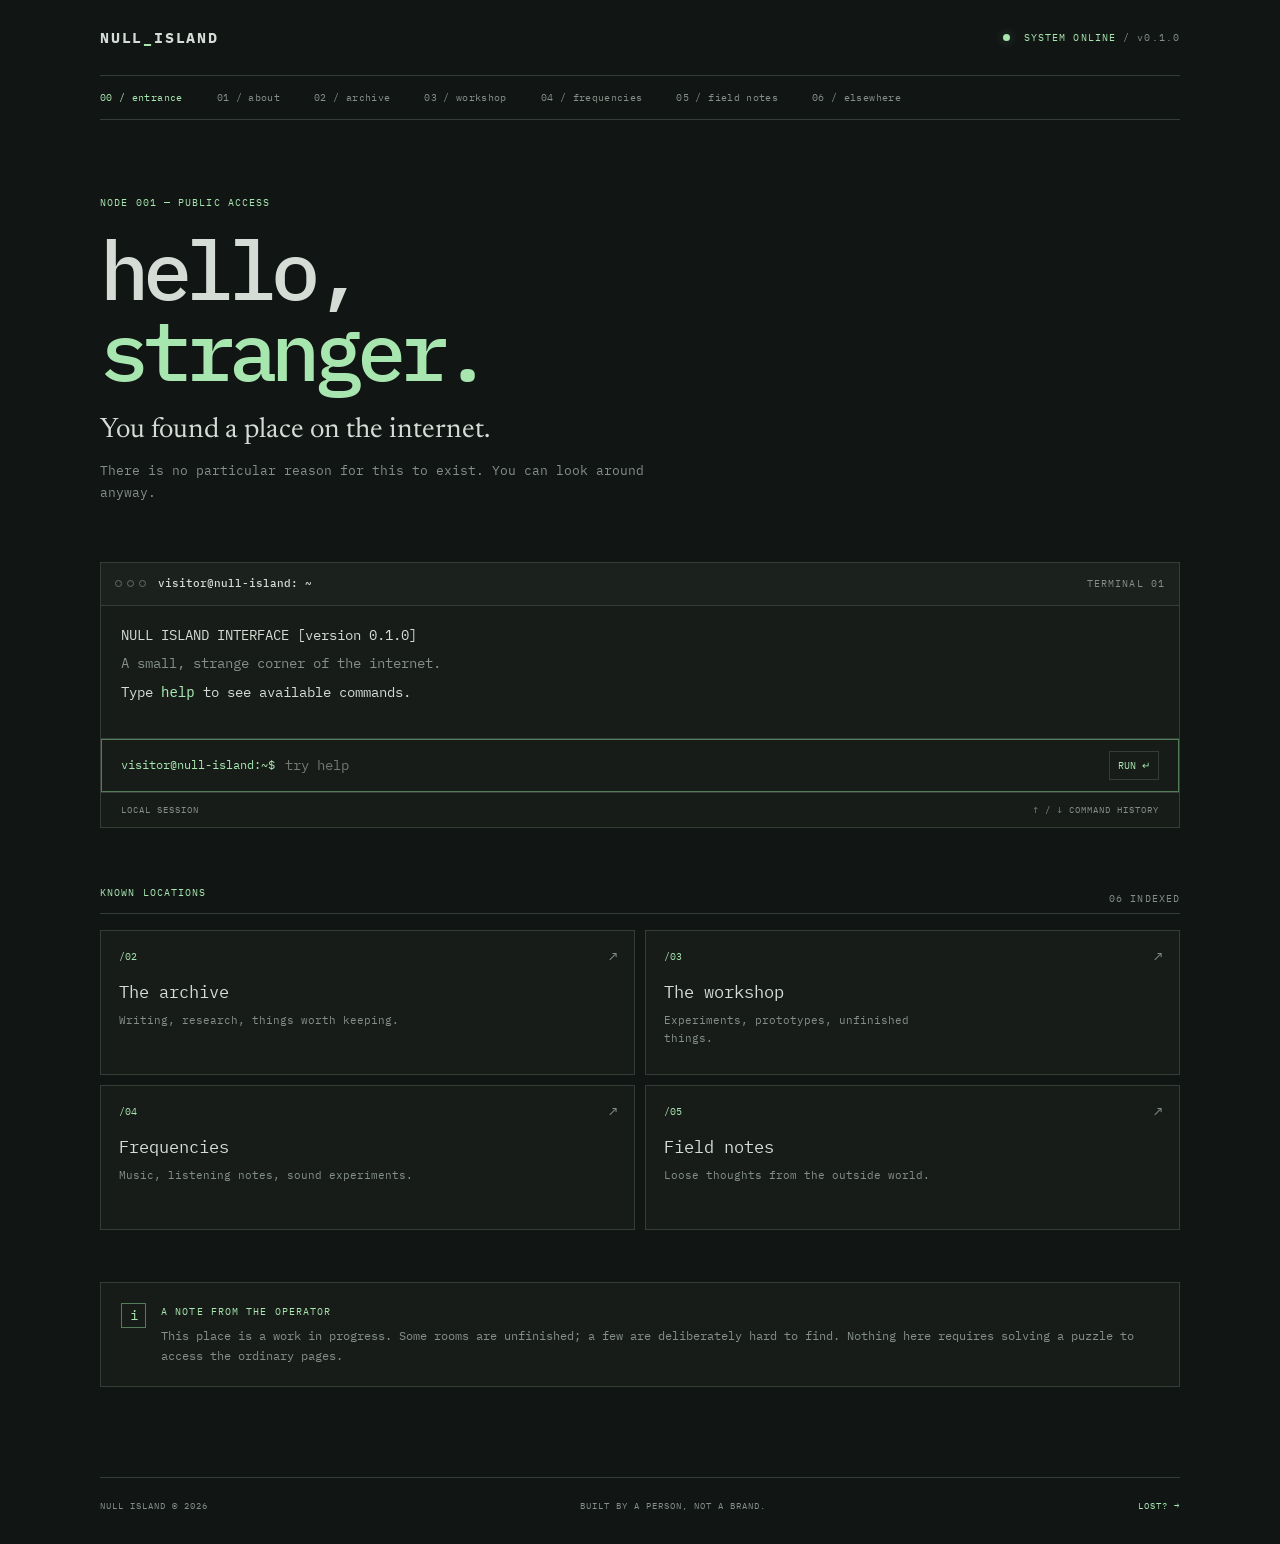
<file: index.html>
<!doctype html>
<html lang="en">
<head>
  <meta charset="utf-8">
  <meta name="viewport" content="width=device-width, initial-scale=1">
  <meta name="theme-color" content="#111514">
  <meta name="description" content="A small, strange corner of the internet.">
  <title>NULL ISLAND — entrance</title>
  <link rel="icon" href="favicon.svg" type="image/svg+xml">
  <link rel="stylesheet" href="css/style.css">
  <script src="js/site.js" defer></script>
  <script src="js/terminal.js" defer></script>
</head>
<body>
  <div class="site-shell">
    <header class="topbar">
      <a class="wordmark" href="index.html" aria-label="NULL ISLAND home">NULL<span>_</span>ISLAND</a>
      <div class="system-status"><span class="status-dot"></span> SYSTEM ONLINE <span class="muted">/ v0.1.0</span></div>
      <button class="menu-toggle" type="button" aria-expanded="false" aria-controls="site-nav">MENU <span>+</span></button>
    </header>

    <nav class="site-nav" id="site-nav" aria-label="Main navigation">
      <a class="active" href="index.html">00 / entrance</a>
      <a href="about.html">01 / about</a>
      <a href="archive.html">02 / archive</a>
      <a href="workshop.html">03 / workshop</a>
      <a href="frequencies.html">04 / frequencies</a>
      <a href="field-notes.html">05 / field notes</a>
      <a href="elsewhere.html">06 / elsewhere</a>
    </nav>

    <main>
      <section class="hero">
        <p class="eyebrow">NODE 001 — PUBLIC ACCESS</p>
        <h1>hello,<br><span class="accent">stranger.</span></h1>
        <p class="lede">You found a place on the internet.</p>
        <p class="quiet-copy">There is no particular reason for this to exist. You can look around anyway.</p>
      </section>

      <section class="terminal-window panel" aria-labelledby="terminal-heading">
        <div class="window-bar">
          <div class="window-lights" aria-hidden="true"><i></i><i></i><i></i></div>
          <h2 id="terminal-heading">visitor@null-island: ~</h2>
          <span class="window-label">TERMINAL 01</span>
        </div>
        <div class="terminal-output" id="terminal-output" role="log" aria-live="polite">
          <p class="terminal-line">NULL ISLAND INTERFACE [version 0.1.0]</p>
          <p class="terminal-line muted">A small, strange corner of the internet.</p>
          <p class="terminal-line">Type <code>help</code> to see available commands.</p>
        </div>
        <form class="terminal-form" id="terminal-form" autocomplete="off">
          <label class="prompt" for="terminal-input">visitor@null-island:~$</label>
          <input id="terminal-input" name="command" type="text" spellcheck="false" autocapitalize="off" aria-label="Terminal command" placeholder="try help" autofocus>
          <button type="submit" class="terminal-submit">RUN ↵</button>
        </form>
        <div class="terminal-foot"><span>LOCAL SESSION</span><span>↑ / ↓ COMMAND HISTORY</span></div>
      </section>

      <section class="section-block">
        <div class="section-heading">
          <p class="eyebrow">KNOWN LOCATIONS</p>
          <span class="micro-label">06 INDEXED</span>
        </div>
        <div class="location-grid">
          <a class="location-card" href="archive.html"><span class="card-index">/02</span><span class="card-title">The archive</span><span class="card-desc">Writing, research, things worth keeping.</span><span class="card-arrow">↗</span></a>
          <a class="location-card" href="workshop.html"><span class="card-index">/03</span><span class="card-title">The workshop</span><span class="card-desc">Experiments, prototypes, unfinished things.</span><span class="card-arrow">↗</span></a>
          <a class="location-card" href="frequencies.html"><span class="card-index">/04</span><span class="card-title">Frequencies</span><span class="card-desc">Music, listening notes, sound experiments.</span><span class="card-arrow">↗</span></a>
          <a class="location-card" href="field-notes.html"><span class="card-index">/05</span><span class="card-title">Field notes</span><span class="card-desc">Loose thoughts from the outside world.</span><span class="card-arrow">↗</span></a>
        </div>
      </section>

      <section class="notice panel">
        <span class="notice-mark">i</span>
        <div><p class="eyebrow">A NOTE FROM THE OPERATOR</p><p>This place is a work in progress. Some rooms are unfinished; a few are deliberately hard to find. Nothing here requires solving a puzzle to access the ordinary pages.</p></div>
      </section>
    </main>

    <footer class="site-footer">
      <span>NULL ISLAND © <span data-year></span></span>
      <span>BUILT BY A PERSON, NOT A BRAND.</span>
      <a href="lost.html">LOST? →</a>
    </footer>
  </div>
</body>
</html>
</file>
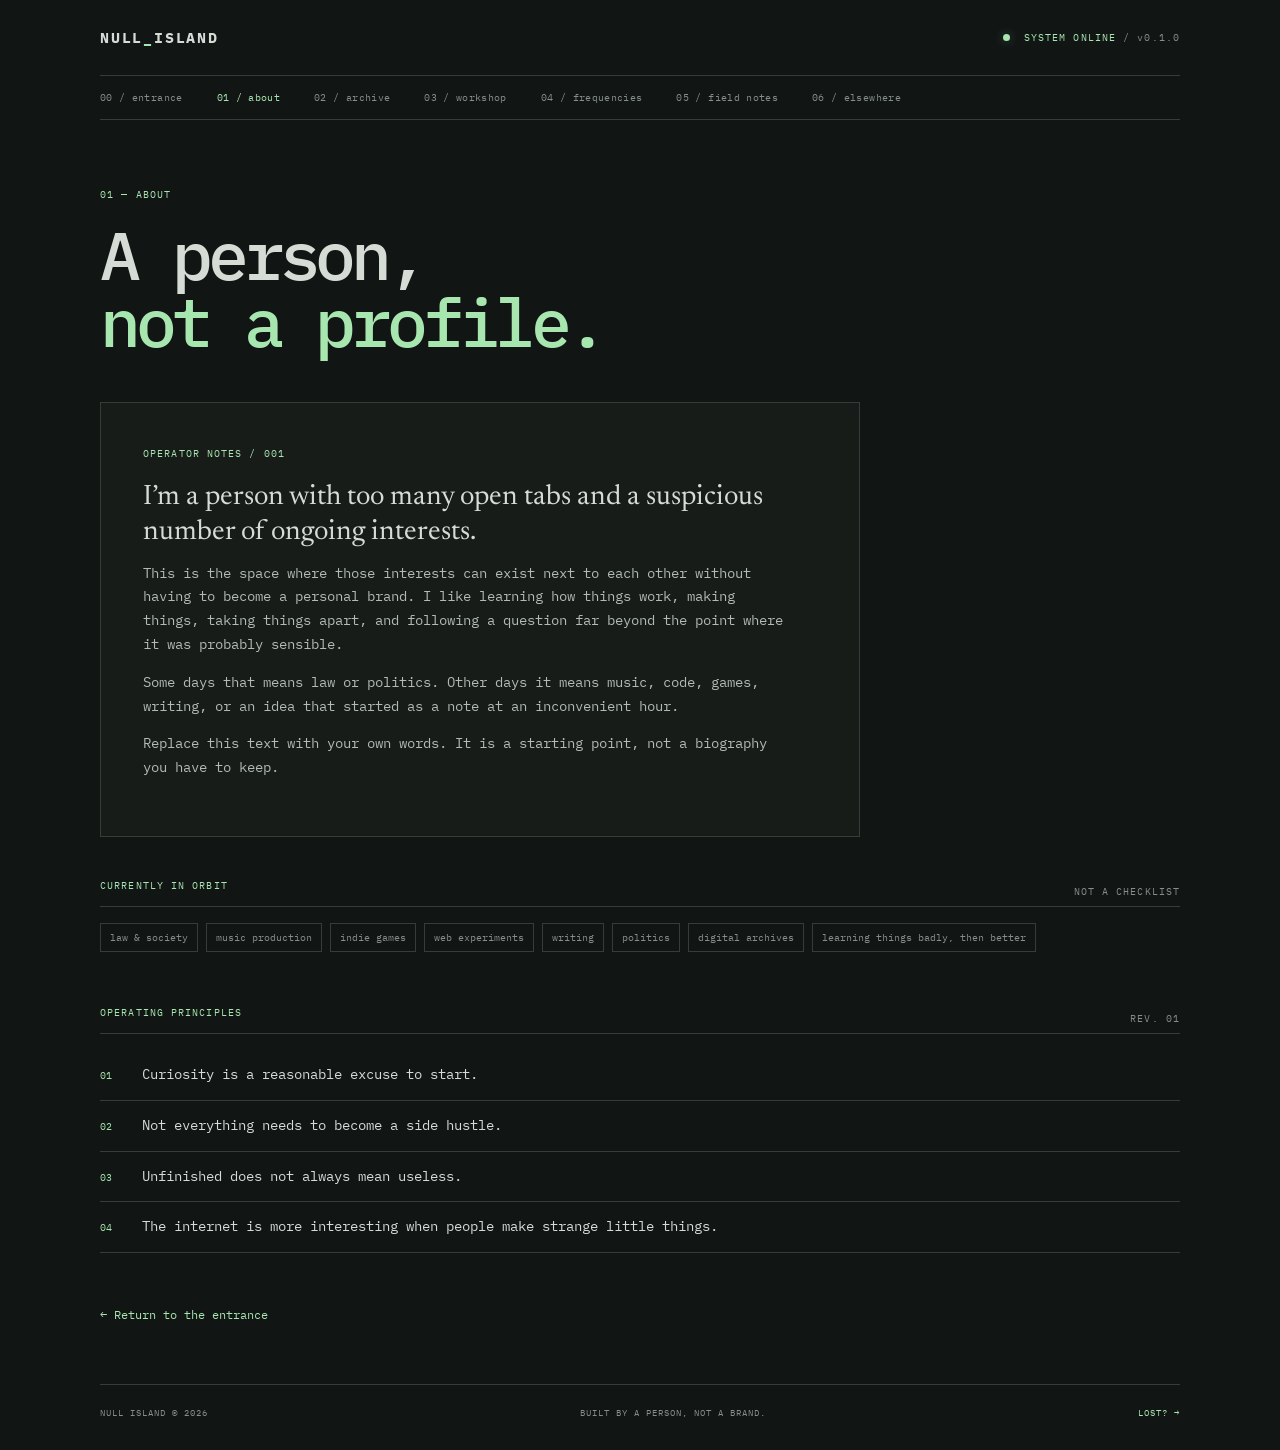
<file: about.html>
<!doctype html>
<html lang="en">
<head>
  <meta charset="utf-8">
  <meta name="viewport" content="width=device-width, initial-scale=1">
  <meta name="theme-color" content="#111514">
  <title>about — NULL ISLAND</title>
  <link rel="icon" href="favicon.svg" type="image/svg+xml">
  <link rel="stylesheet" href="css/style.css">
  <script src="js/site.js" defer></script>
</head>
<body data-page="about">
  <div class="site-shell">
    <header class="topbar">
      <a class="wordmark" href="index.html" aria-label="NULL ISLAND home">NULL<span>_</span>ISLAND</a>
      <div class="system-status"><span class="status-dot"></span> SYSTEM ONLINE <span class="muted">/ v0.1.0</span></div>
      <button class="menu-toggle" type="button" aria-expanded="false" aria-controls="site-nav">MENU <span>+</span></button>
    </header>
    <nav class="site-nav" id="site-nav" aria-label="Main navigation">
      <a href="index.html">00 / entrance</a>
      <a href="about.html">01 / about</a>
      <a href="archive.html">02 / archive</a>
      <a href="workshop.html">03 / workshop</a>
      <a href="frequencies.html">04 / frequencies</a>
      <a href="field-notes.html">05 / field notes</a>
      <a href="elsewhere.html">06 / elsewhere</a>
    </nav>
    <main>
      <section class="page-hero">
        <p class="eyebrow">01 — ABOUT</p>
        <h1>A person,<br><span class="accent">not a profile.</span></h1>
      </section>

      <section class="prose-panel panel">
        <p class="eyebrow">OPERATOR NOTES / 001</p>
        <p class="lede">I’m a person with too many open tabs and a suspicious number of ongoing interests.</p>
        <p>This is the space where those interests can exist next to each other without having to become a personal brand. I like learning how things work, making things, taking things apart, and following a question far beyond the point where it was probably sensible.</p>
        <p>Some days that means law or politics. Other days it means music, code, games, writing, or an idea that started as a note at an inconvenient hour.</p>
        <p class="muted">Replace this text with your own words. It is a starting point, not a biography you have to keep.</p>
      </section>
      <section class="section-block">
        <div class="section-heading"><p class="eyebrow">CURRENTLY IN ORBIT</p><span class="micro-label">NOT A CHECKLIST</span></div>
        <div class="tag-cloud"><span>law & society</span><span>music production</span><span>indie games</span><span>web experiments</span><span>writing</span><span>politics</span><span>digital archives</span><span>learning things badly, then better</span></div>
      </section>
      <section class="section-block">
        <div class="section-heading"><p class="eyebrow">OPERATING PRINCIPLES</p><span class="micro-label">REV. 01</span></div>
        <div class="list-rows">
          <div><span class="row-no">01</span><p>Curiosity is a reasonable excuse to start.</p></div>
          <div><span class="row-no">02</span><p>Not everything needs to become a side hustle.</p></div>
          <div><span class="row-no">03</span><p>Unfinished does not always mean useless.</p></div>
          <div><span class="row-no">04</span><p>The internet is more interesting when people make strange little things.</p></div>
        </div>
      </section>
      <p class="back-link"><a href="index.html">← Return to the entrance</a></p>

    </main>
    <footer class="site-footer">
      <span>NULL ISLAND © <span data-year></span></span>
      <span>BUILT BY A PERSON, NOT A BRAND.</span>
      <a href="lost.html">LOST? →</a>
    </footer>
  </div>
</body>
</html>
</file>
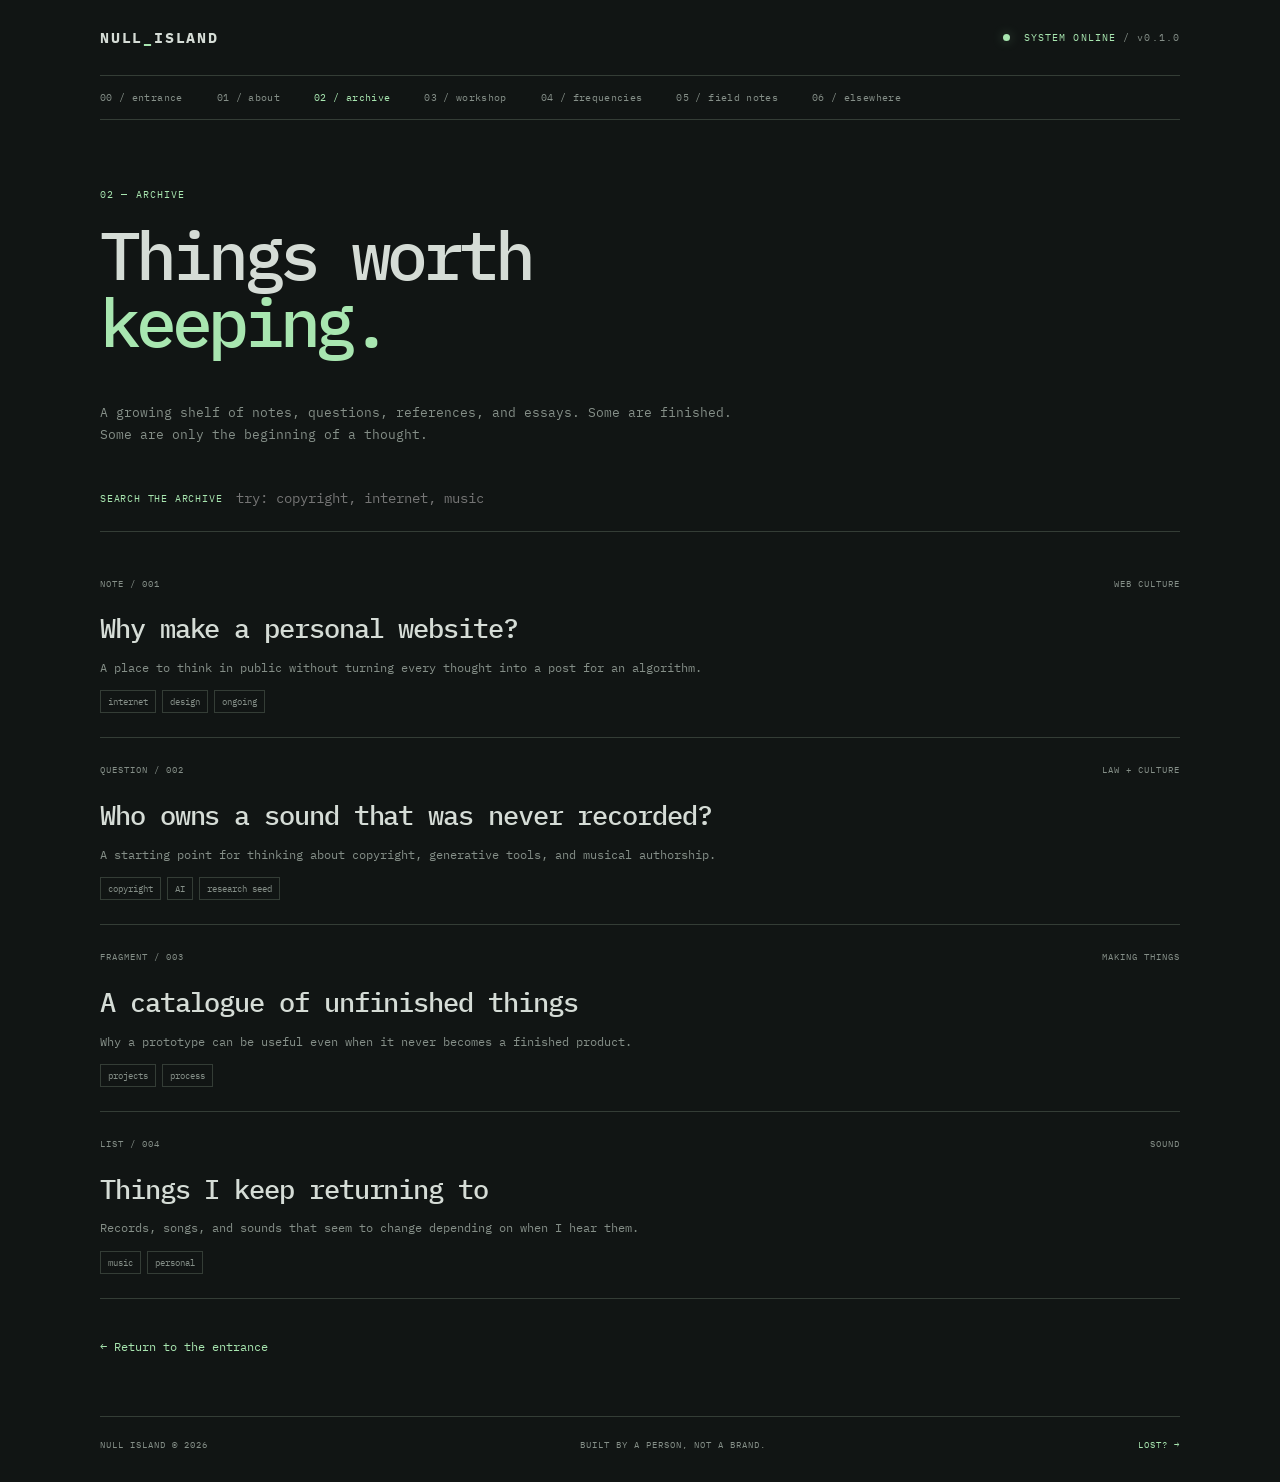
<file: archive.html>
<!doctype html>
<html lang="en">
<head>
  <meta charset="utf-8">
  <meta name="viewport" content="width=device-width, initial-scale=1">
  <meta name="theme-color" content="#111514">
  <title>archive — NULL ISLAND</title>
  <link rel="icon" href="favicon.svg" type="image/svg+xml">
  <link rel="stylesheet" href="css/style.css">
  <script src="js/site.js" defer></script>
</head>
<body data-page="archive">
  <div class="site-shell">
    <header class="topbar">
      <a class="wordmark" href="index.html" aria-label="NULL ISLAND home">NULL<span>_</span>ISLAND</a>
      <div class="system-status"><span class="status-dot"></span> SYSTEM ONLINE <span class="muted">/ v0.1.0</span></div>
      <button class="menu-toggle" type="button" aria-expanded="false" aria-controls="site-nav">MENU <span>+</span></button>
    </header>
    <nav class="site-nav" id="site-nav" aria-label="Main navigation">
      <a href="index.html">00 / entrance</a>
      <a href="about.html">01 / about</a>
      <a href="archive.html">02 / archive</a>
      <a href="workshop.html">03 / workshop</a>
      <a href="frequencies.html">04 / frequencies</a>
      <a href="field-notes.html">05 / field notes</a>
      <a href="elsewhere.html">06 / elsewhere</a>
    </nav>
    <main>
      <section class="page-hero">
        <p class="eyebrow">02 — ARCHIVE</p>
        <h1>Things worth<br><span class="accent">keeping.</span></h1>
      </section>

      <p class="page-intro">A growing shelf of notes, questions, references, and essays. Some are finished. Some are only the beginning of a thought.</p>
      <div class="filter-row"><label for="archive-search">SEARCH THE ARCHIVE</label><input id="archive-search" type="search" placeholder="try: copyright, internet, music"></div>
      <section class="archive-list" id="archive-list">
        <article class="archive-entry" data-search="internet personal websites web design nostalgia"><div class="entry-meta"><span>NOTE / 001</span><span>WEB CULTURE</span></div><h2><a href="field-notes.html">Why make a personal website?</a></h2><p>A place to think in public without turning every thought into a post for an algorithm.</p><div class="entry-tags"><span>internet</span><span>design</span><span>ongoing</span></div></article>
        <article class="archive-entry" data-search="copyright ai music law culture"><div class="entry-meta"><span>QUESTION / 002</span><span>LAW + CULTURE</span></div><h2><a href="field-notes.html#copyright-note">Who owns a sound that was never recorded?</a></h2><p>A starting point for thinking about copyright, generative tools, and musical authorship.</p><div class="entry-tags"><span>copyright</span><span>AI</span><span>research seed</span></div></article>
        <article class="archive-entry" data-search="unfinished projects creativity software games"><div class="entry-meta"><span>FRAGMENT / 003</span><span>MAKING THINGS</span></div><h2><a href="workshop.html">A catalogue of unfinished things</a></h2><p>Why a prototype can be useful even when it never becomes a finished product.</p><div class="entry-tags"><span>projects</span><span>process</span></div></article>
        <article class="archive-entry" data-search="music listening memory albums sound"><div class="entry-meta"><span>LIST / 004</span><span>SOUND</span></div><h2><a href="frequencies.html">Things I keep returning to</a></h2><p>Records, songs, and sounds that seem to change depending on when I hear them.</p><div class="entry-tags"><span>music</span><span>personal</span></div></article>
      </section>
      <p class="empty-state" id="archive-empty" hidden>No matching records. Try a different search.</p>
      <p class="back-link"><a href="index.html">← Return to the entrance</a></p>

    </main>
    <footer class="site-footer">
      <span>NULL ISLAND © <span data-year></span></span>
      <span>BUILT BY A PERSON, NOT A BRAND.</span>
      <a href="lost.html">LOST? →</a>
    </footer>
  </div>
</body>
</html>
</file>
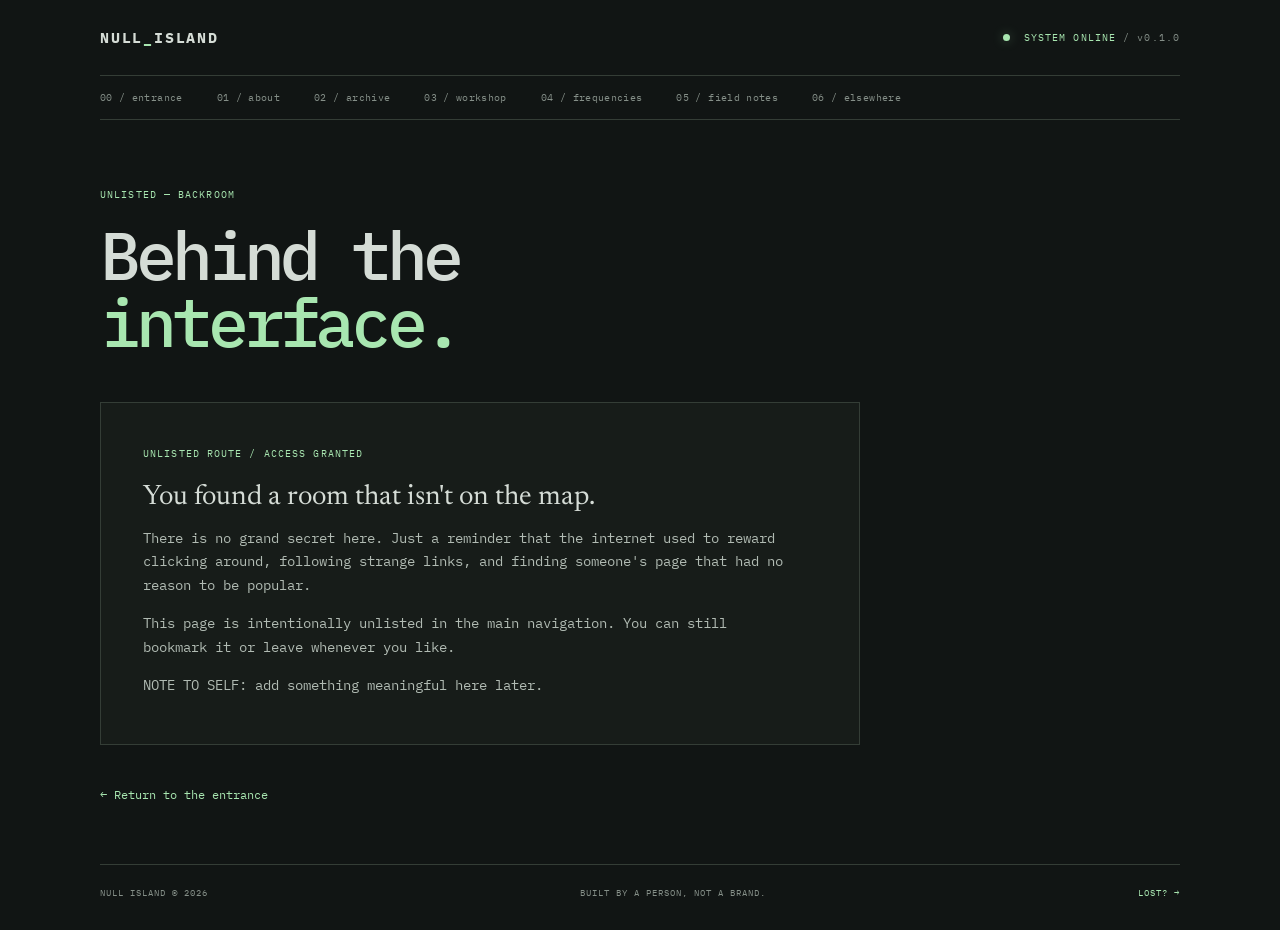
<file: backroom.html>
<!doctype html>
<html lang="en">
<head>
  <meta charset="utf-8">
  <meta name="viewport" content="width=device-width, initial-scale=1">
  <meta name="theme-color" content="#111514">
  <title>backroom — NULL ISLAND</title>
  <link rel="icon" href="favicon.svg" type="image/svg+xml">
  <link rel="stylesheet" href="css/style.css">
  <script src="js/site.js" defer></script>
</head>
<body data-page="backroom">
  <div class="site-shell">
    <header class="topbar">
      <a class="wordmark" href="index.html" aria-label="NULL ISLAND home">NULL<span>_</span>ISLAND</a>
      <div class="system-status"><span class="status-dot"></span> SYSTEM ONLINE <span class="muted">/ v0.1.0</span></div>
      <button class="menu-toggle" type="button" aria-expanded="false" aria-controls="site-nav">MENU <span>+</span></button>
    </header>
    <nav class="site-nav" id="site-nav" aria-label="Main navigation">
      <a href="index.html">00 / entrance</a>
      <a href="about.html">01 / about</a>
      <a href="archive.html">02 / archive</a>
      <a href="workshop.html">03 / workshop</a>
      <a href="frequencies.html">04 / frequencies</a>
      <a href="field-notes.html">05 / field notes</a>
      <a href="elsewhere.html">06 / elsewhere</a>
    </nav>
    <main>
      <section class="page-hero">
        <p class="eyebrow">UNLISTED — BACKROOM</p>
        <h1>Behind the<br><span class="accent">interface.</span></h1>
      </section>

      <section class="prose-panel panel">
        <p class="eyebrow">UNLISTED ROUTE / ACCESS GRANTED</p>
        <p class="lede">You found a room that isn't on the map.</p>
        <p>There is no grand secret here. Just a reminder that the internet used to reward clicking around, following strange links, and finding someone's page that had no reason to be popular.</p>
        <p>This page is intentionally unlisted in the main navigation. You can still bookmark it or leave whenever you like.</p>
        <p class="terminal-line">NOTE TO SELF: add something meaningful here later.</p>
      </section>
      <p class="back-link"><a href="index.html">← Return to the entrance</a></p>

    </main>
    <footer class="site-footer">
      <span>NULL ISLAND © <span data-year></span></span>
      <span>BUILT BY A PERSON, NOT A BRAND.</span>
      <a href="lost.html">LOST? →</a>
    </footer>
  </div>
</body>
</html>
</file>
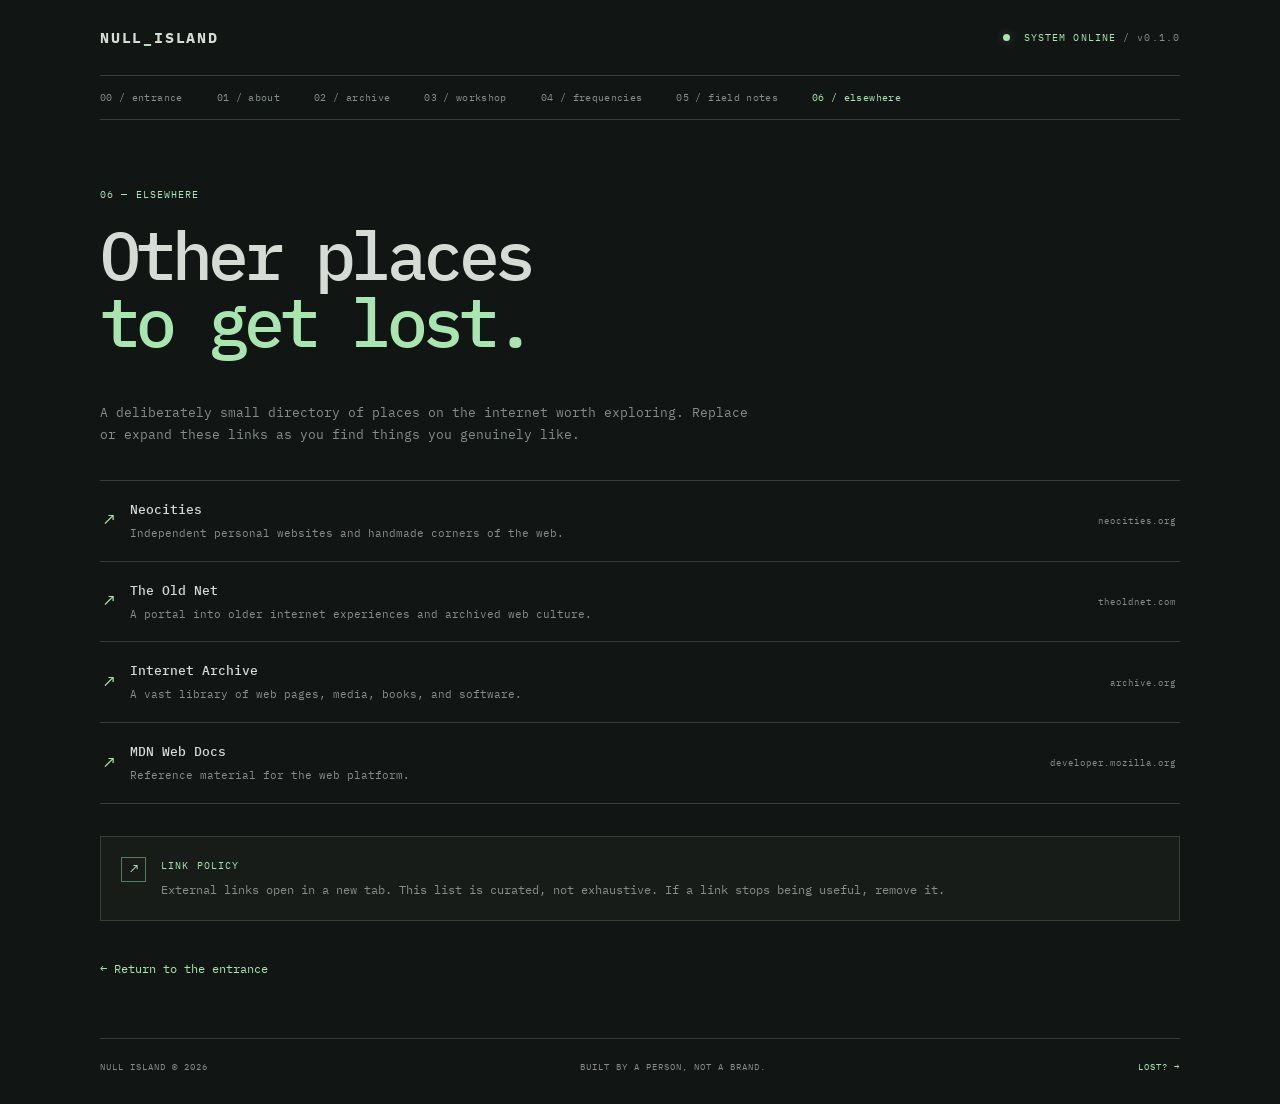
<file: elsewhere.html>
<!doctype html>
<html lang="en">
<head>
  <meta charset="utf-8">
  <meta name="viewport" content="width=device-width, initial-scale=1">
  <meta name="theme-color" content="#111514">
  <title>elsewhere — NULL ISLAND</title>
  <link rel="icon" href="favicon.svg" type="image/svg+xml">
  <link rel="stylesheet" href="css/style.css">
  <script src="js/site.js" defer></script>
</head>
<body data-page="elsewhere">
  <div class="site-shell">
    <header class="topbar">
      <a class="wordmark" href="index.html" aria-label="NULL ISLAND home">NULL<span>_</span>ISLAND</a>
      <div class="system-status"><span class="status-dot"></span> SYSTEM ONLINE <span class="muted">/ v0.1.0</span></div>
      <button class="menu-toggle" type="button" aria-expanded="false" aria-controls="site-nav">MENU <span>+</span></button>
    </header>
    <nav class="site-nav" id="site-nav" aria-label="Main navigation">
      <a href="index.html">00 / entrance</a>
      <a href="about.html">01 / about</a>
      <a href="archive.html">02 / archive</a>
      <a href="workshop.html">03 / workshop</a>
      <a href="frequencies.html">04 / frequencies</a>
      <a href="field-notes.html">05 / field notes</a>
      <a href="elsewhere.html">06 / elsewhere</a>
    </nav>
    <main>
      <section class="page-hero">
        <p class="eyebrow">06 — ELSEWHERE</p>
        <h1>Other places<br><span class="accent">to get lost.</span></h1>
      </section>

      <p class="page-intro">A deliberately small directory of places on the internet worth exploring. Replace or expand these links as you find things you genuinely like.</p>
      <section class="link-directory">
        <a href="https://neocities.org/" target="_blank" rel="noreferrer"><span class="directory-icon">↗</span><span><strong>Neocities</strong><small>Independent personal websites and handmade corners of the web.</small></span><span class="directory-domain">neocities.org</span></a>
        <a href="https://theoldnet.com/" target="_blank" rel="noreferrer"><span class="directory-icon">↗</span><span><strong>The Old Net</strong><small>A portal into older internet experiences and archived web culture.</small></span><span class="directory-domain">theoldnet.com</span></a>
        <a href="https://archive.org/" target="_blank" rel="noreferrer"><span class="directory-icon">↗</span><span><strong>Internet Archive</strong><small>A vast library of web pages, media, books, and software.</small></span><span class="directory-domain">archive.org</span></a>
        <a href="https://developer.mozilla.org/" target="_blank" rel="noreferrer"><span class="directory-icon">↗</span><span><strong>MDN Web Docs</strong><small>Reference material for the web platform.</small></span><span class="directory-domain">developer.mozilla.org</span></a>
      </section>
      <section class="notice panel"><span class="notice-mark">↗</span><div><p class="eyebrow">LINK POLICY</p><p>External links open in a new tab. This list is curated, not exhaustive. If a link stops being useful, remove it.</p></div></section>
      <p class="back-link"><a href="index.html">← Return to the entrance</a></p>

    </main>
    <footer class="site-footer">
      <span>NULL ISLAND © <span data-year></span></span>
      <span>BUILT BY A PERSON, NOT A BRAND.</span>
      <a href="lost.html">LOST? →</a>
    </footer>
  </div>
</body>
</html>
</file>
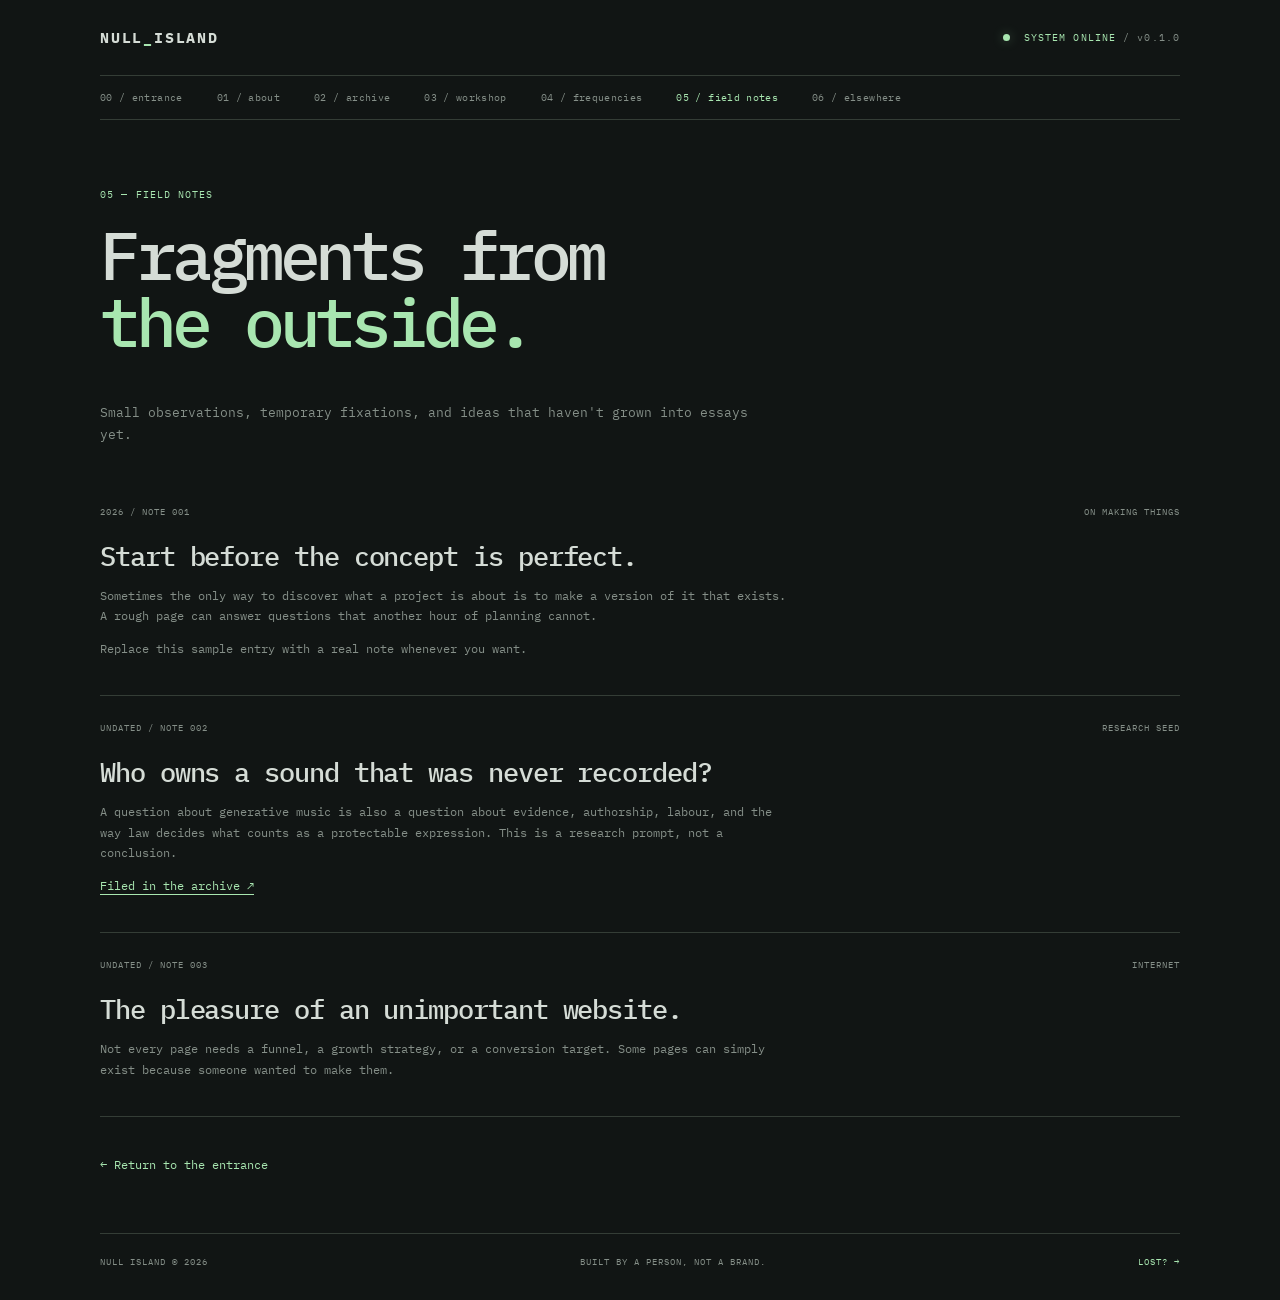
<file: field-notes.html>
<!doctype html>
<html lang="en">
<head>
  <meta charset="utf-8">
  <meta name="viewport" content="width=device-width, initial-scale=1">
  <meta name="theme-color" content="#111514">
  <title>field notes — NULL ISLAND</title>
  <link rel="icon" href="favicon.svg" type="image/svg+xml">
  <link rel="stylesheet" href="css/style.css">
  <script src="js/site.js" defer></script>
</head>
<body data-page="field-notes">
  <div class="site-shell">
    <header class="topbar">
      <a class="wordmark" href="index.html" aria-label="NULL ISLAND home">NULL<span>_</span>ISLAND</a>
      <div class="system-status"><span class="status-dot"></span> SYSTEM ONLINE <span class="muted">/ v0.1.0</span></div>
      <button class="menu-toggle" type="button" aria-expanded="false" aria-controls="site-nav">MENU <span>+</span></button>
    </header>
    <nav class="site-nav" id="site-nav" aria-label="Main navigation">
      <a href="index.html">00 / entrance</a>
      <a href="about.html">01 / about</a>
      <a href="archive.html">02 / archive</a>
      <a href="workshop.html">03 / workshop</a>
      <a href="frequencies.html">04 / frequencies</a>
      <a href="field-notes.html">05 / field notes</a>
      <a href="elsewhere.html">06 / elsewhere</a>
    </nav>
    <main>
      <section class="page-hero">
        <p class="eyebrow">05 — FIELD NOTES</p>
        <h1>Fragments from<br><span class="accent">the outside.</span></h1>
      </section>

      <p class="page-intro">Small observations, temporary fixations, and ideas that haven't grown into essays yet.</p>
      <section class="journal-list">
        <article class="journal-entry"><div class="entry-meta"><span>2026 / NOTE 001</span><span>ON MAKING THINGS</span></div><h2>Start before the concept is perfect.</h2><p>Sometimes the only way to discover what a project is about is to make a version of it that exists. A rough page can answer questions that another hour of planning cannot.</p><p class="muted">Replace this sample entry with a real note whenever you want.</p></article>
        <article class="journal-entry" id="copyright-note"><div class="entry-meta"><span>UNDATED / NOTE 002</span><span>RESEARCH SEED</span></div><h2>Who owns a sound that was never recorded?</h2><p>A question about generative music is also a question about evidence, authorship, labour, and the way law decides what counts as a protectable expression. This is a research prompt, not a conclusion.</p><p><a class="text-link" href="archive.html">Filed in the archive ↗</a></p></article>
        <article class="journal-entry"><div class="entry-meta"><span>UNDATED / NOTE 003</span><span>INTERNET</span></div><h2>The pleasure of an unimportant website.</h2><p>Not every page needs a funnel, a growth strategy, or a conversion target. Some pages can simply exist because someone wanted to make them.</p></article>
      </section>
      <p class="back-link"><a href="index.html">← Return to the entrance</a></p>

    </main>
    <footer class="site-footer">
      <span>NULL ISLAND © <span data-year></span></span>
      <span>BUILT BY A PERSON, NOT A BRAND.</span>
      <a href="lost.html">LOST? →</a>
    </footer>
  </div>
</body>
</html>
</file>
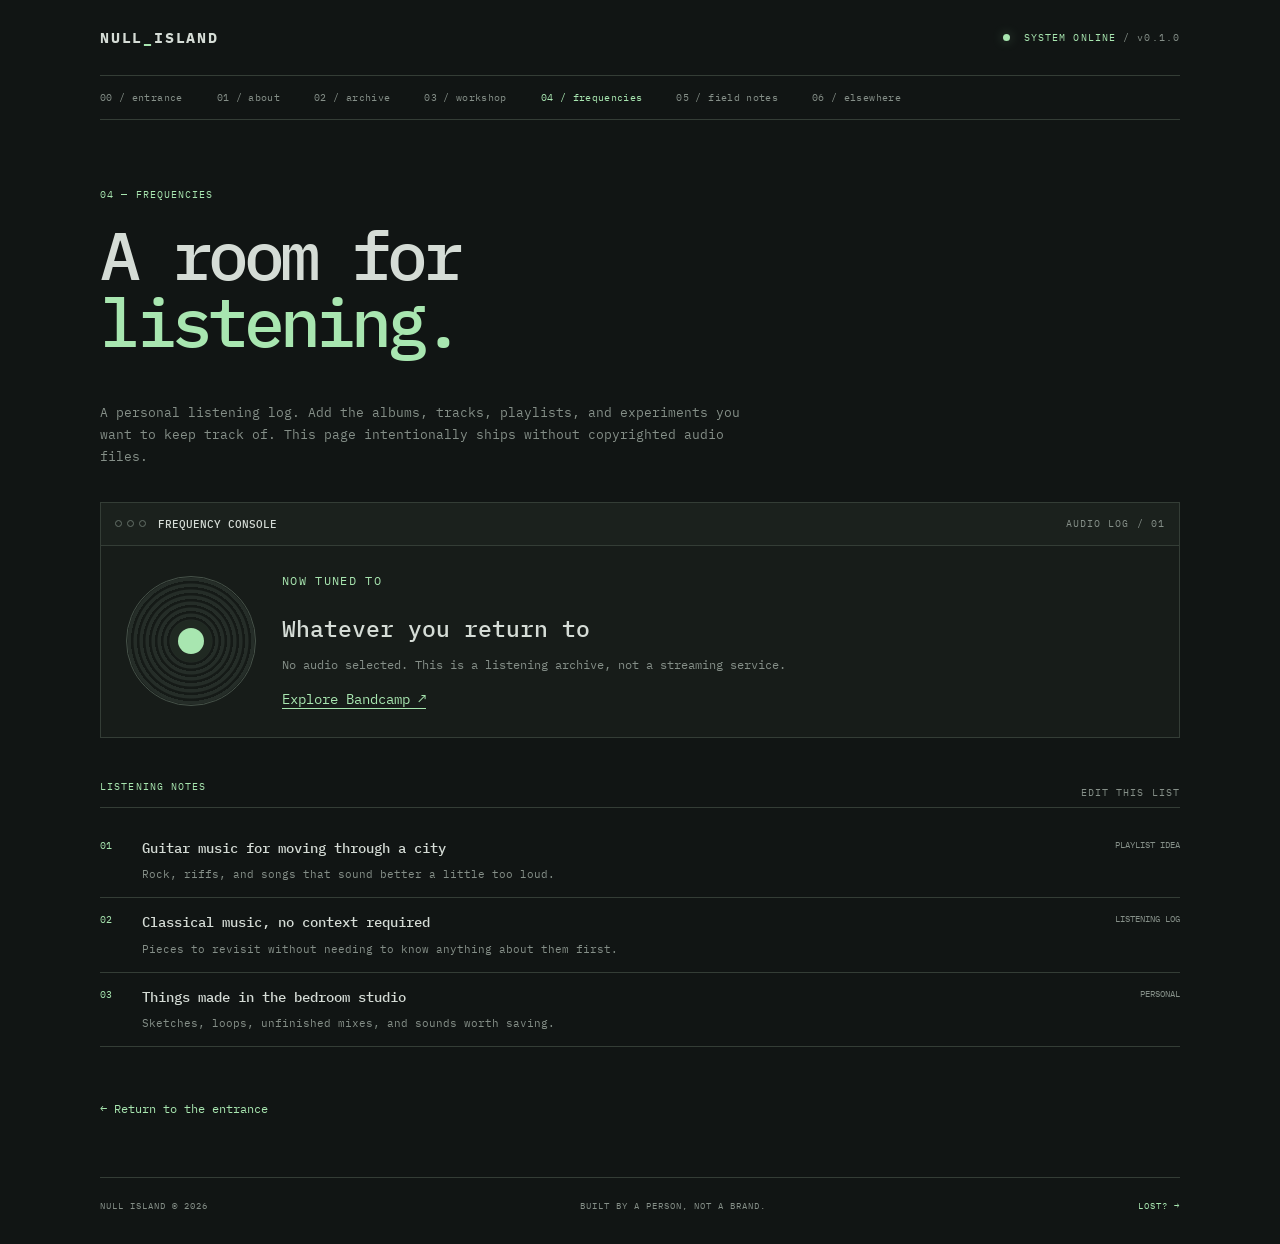
<file: frequencies.html>
<!doctype html>
<html lang="en">
<head>
  <meta charset="utf-8">
  <meta name="viewport" content="width=device-width, initial-scale=1">
  <meta name="theme-color" content="#111514">
  <title>frequencies — NULL ISLAND</title>
  <link rel="icon" href="favicon.svg" type="image/svg+xml">
  <link rel="stylesheet" href="css/style.css">
  <script src="js/site.js" defer></script>
</head>
<body data-page="frequencies">
  <div class="site-shell">
    <header class="topbar">
      <a class="wordmark" href="index.html" aria-label="NULL ISLAND home">NULL<span>_</span>ISLAND</a>
      <div class="system-status"><span class="status-dot"></span> SYSTEM ONLINE <span class="muted">/ v0.1.0</span></div>
      <button class="menu-toggle" type="button" aria-expanded="false" aria-controls="site-nav">MENU <span>+</span></button>
    </header>
    <nav class="site-nav" id="site-nav" aria-label="Main navigation">
      <a href="index.html">00 / entrance</a>
      <a href="about.html">01 / about</a>
      <a href="archive.html">02 / archive</a>
      <a href="workshop.html">03 / workshop</a>
      <a href="frequencies.html">04 / frequencies</a>
      <a href="field-notes.html">05 / field notes</a>
      <a href="elsewhere.html">06 / elsewhere</a>
    </nav>
    <main>
      <section class="page-hero">
        <p class="eyebrow">04 — FREQUENCIES</p>
        <h1>A room for<br><span class="accent">listening.</span></h1>
      </section>

      <p class="page-intro">A personal listening log. Add the albums, tracks, playlists, and experiments you want to keep track of. This page intentionally ships without copyrighted audio files.</p>
      <section class="panel music-console">
        <div class="window-bar"><div class="window-lights" aria-hidden="true"><i></i><i></i><i></i></div><h2>FREQUENCY CONSOLE</h2><span class="window-label">AUDIO LOG / 01</span></div>
        <div class="console-body"><div class="record-disc" aria-hidden="true"><span></span></div><div><p class="eyebrow">NOW TUNED TO</p><h2>Whatever you return to</h2><p class="muted">No audio selected. This is a listening archive, not a streaming service.</p><a class="text-link" href="https://bandcamp.com/" target="_blank" rel="noreferrer">Explore Bandcamp ↗</a></div></div>
      </section>
      <section class="section-block">
        <div class="section-heading"><p class="eyebrow">LISTENING NOTES</p><span class="micro-label">EDIT THIS LIST</span></div>
        <div class="list-rows music-list">
          <div><span class="row-no">01</span><div><h3>Guitar music for moving through a city</h3><p>Rock, riffs, and songs that sound better a little too loud.</p></div><span class="music-type">PLAYLIST IDEA</span></div>
          <div><span class="row-no">02</span><div><h3>Classical music, no context required</h3><p>Pieces to revisit without needing to know anything about them first.</p></div><span class="music-type">LISTENING LOG</span></div>
          <div><span class="row-no">03</span><div><h3>Things made in the bedroom studio</h3><p>Sketches, loops, unfinished mixes, and sounds worth saving.</p></div><span class="music-type">PERSONAL</span></div>
        </div>
      </section>
      <p class="back-link"><a href="index.html">← Return to the entrance</a></p>

    </main>
    <footer class="site-footer">
      <span>NULL ISLAND © <span data-year></span></span>
      <span>BUILT BY A PERSON, NOT A BRAND.</span>
      <a href="lost.html">LOST? →</a>
    </footer>
  </div>
</body>
</html>
</file>
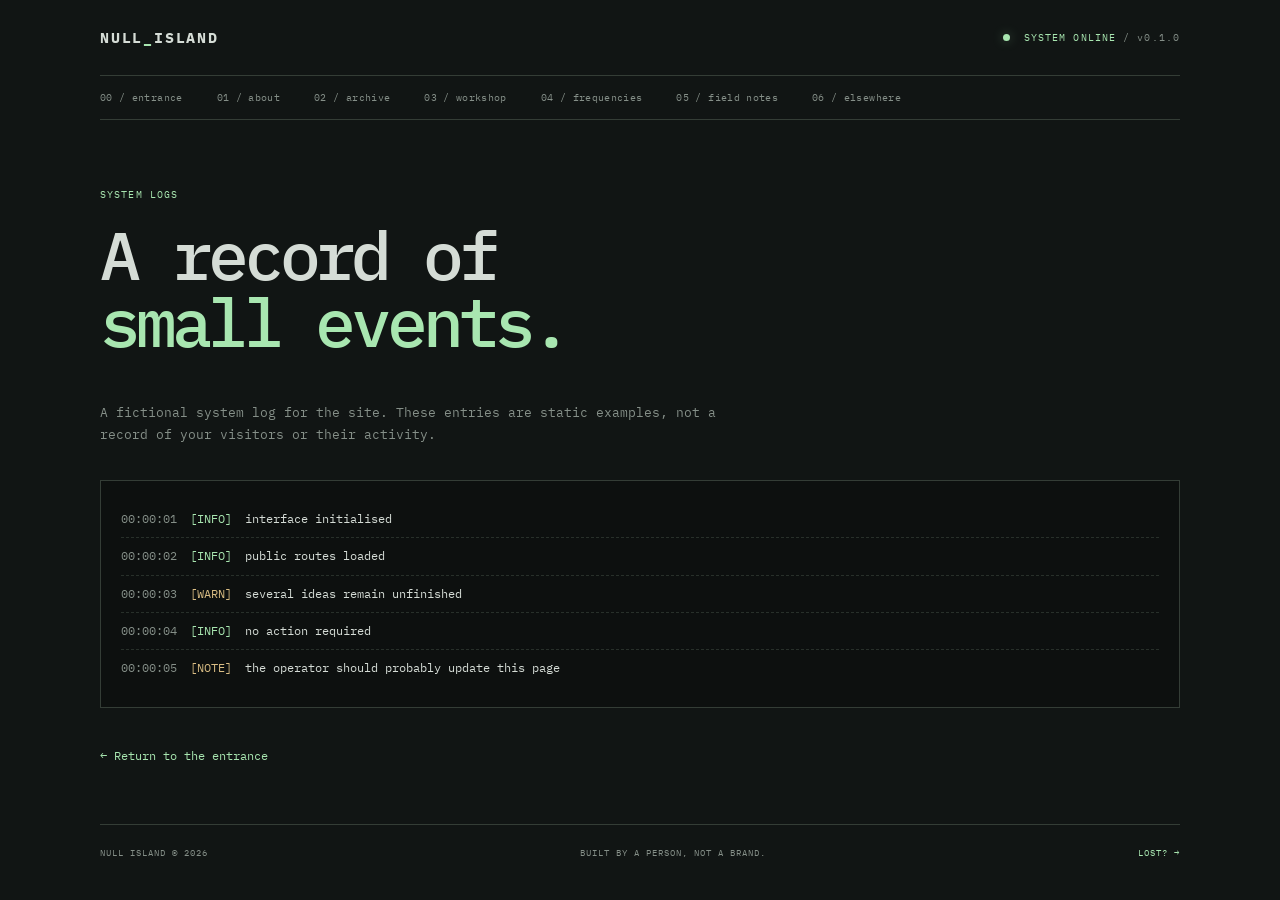
<file: logs.html>
<!doctype html>
<html lang="en">
<head>
  <meta charset="utf-8">
  <meta name="viewport" content="width=device-width, initial-scale=1">
  <meta name="theme-color" content="#111514">
  <title>system logs — NULL ISLAND</title>
  <link rel="icon" href="favicon.svg" type="image/svg+xml">
  <link rel="stylesheet" href="css/style.css">
  <script src="js/site.js" defer></script>
</head>
<body data-page="logs">
  <div class="site-shell">
    <header class="topbar">
      <a class="wordmark" href="index.html" aria-label="NULL ISLAND home">NULL<span>_</span>ISLAND</a>
      <div class="system-status"><span class="status-dot"></span> SYSTEM ONLINE <span class="muted">/ v0.1.0</span></div>
      <button class="menu-toggle" type="button" aria-expanded="false" aria-controls="site-nav">MENU <span>+</span></button>
    </header>
    <nav class="site-nav" id="site-nav" aria-label="Main navigation">
      <a href="index.html">00 / entrance</a>
      <a href="about.html">01 / about</a>
      <a href="archive.html">02 / archive</a>
      <a href="workshop.html">03 / workshop</a>
      <a href="frequencies.html">04 / frequencies</a>
      <a href="field-notes.html">05 / field notes</a>
      <a href="elsewhere.html">06 / elsewhere</a>
    </nav>
    <main>
      <section class="page-hero">
        <p class="eyebrow">SYSTEM LOGS</p>
        <h1>A record of<br><span class="accent">small events.</span></h1>
      </section>

      <p class="page-intro">A fictional system log for the site. These entries are static examples, not a record of your visitors or their activity.</p>
      <section class="log-list">
        <p><time>00:00:01</time><span class="log-info">[INFO]</span> interface initialised</p>
        <p><time>00:00:02</time><span class="log-info">[INFO]</span> public routes loaded</p>
        <p><time>00:00:03</time><span class="log-warn">[WARN]</span> several ideas remain unfinished</p>
        <p><time>00:00:04</time><span class="log-info">[INFO]</span> no action required</p>
        <p><time>00:00:05</time><span class="log-warn">[NOTE]</span> the operator should probably update this page</p>
      </section>
      <p class="back-link"><a href="index.html">← Return to the entrance</a></p>

    </main>
    <footer class="site-footer">
      <span>NULL ISLAND © <span data-year></span></span>
      <span>BUILT BY A PERSON, NOT A BRAND.</span>
      <a href="lost.html">LOST? →</a>
    </footer>
  </div>
</body>
</html>
</file>
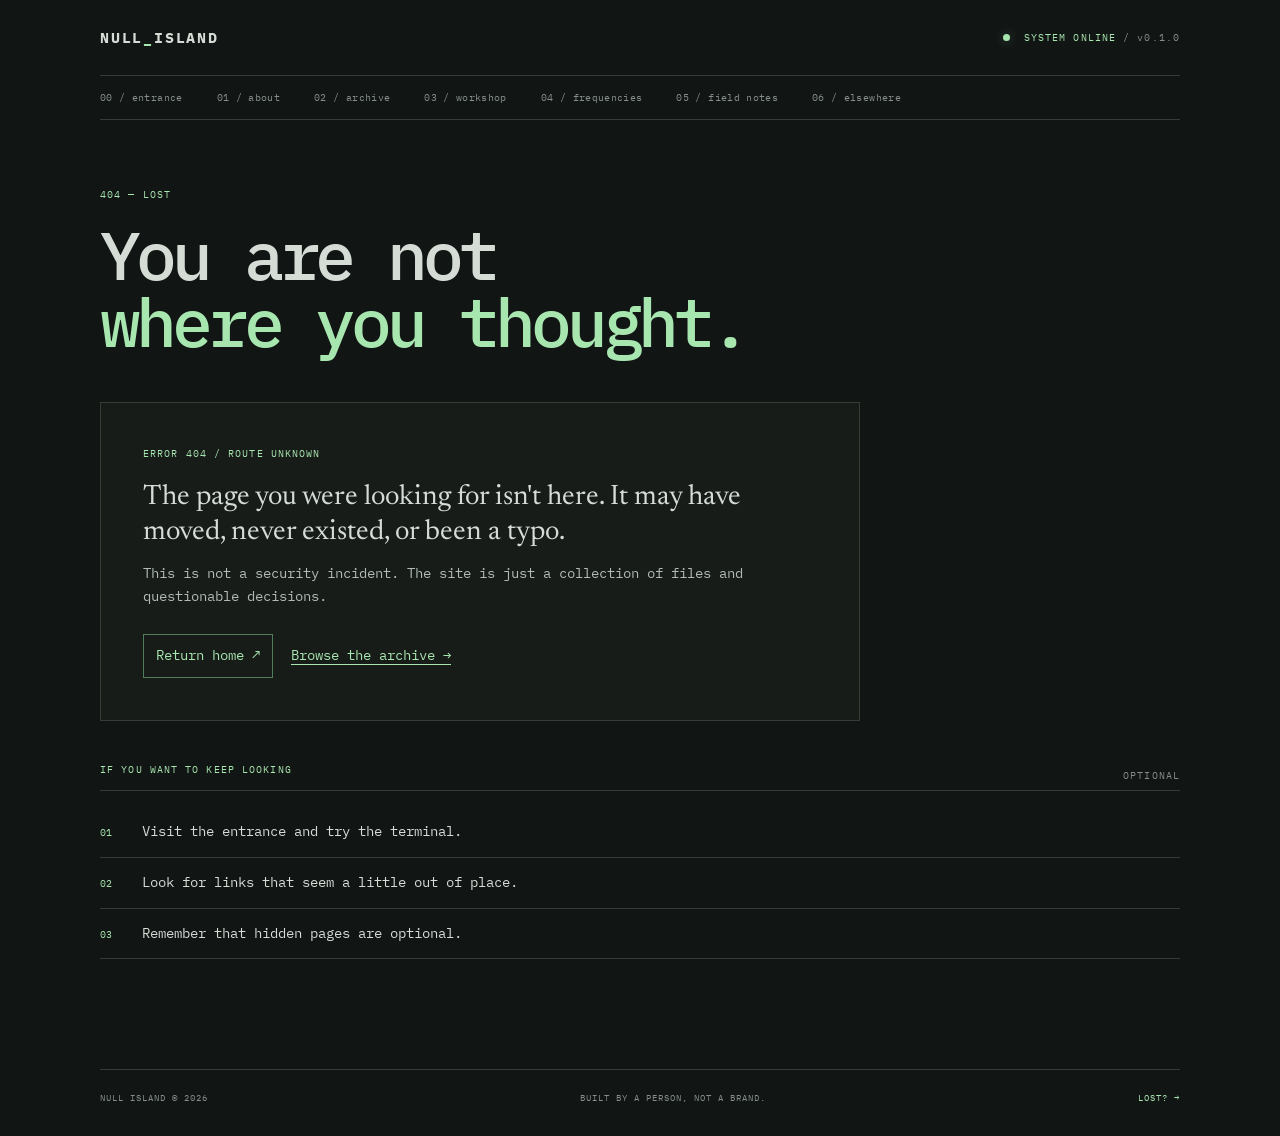
<file: lost.html>
<!doctype html>
<html lang="en">
<head>
  <meta charset="utf-8">
  <meta name="viewport" content="width=device-width, initial-scale=1">
  <meta name="theme-color" content="#111514">
  <title>lost — NULL ISLAND</title>
  <link rel="icon" href="favicon.svg" type="image/svg+xml">
  <link rel="stylesheet" href="css/style.css">
  <script src="js/site.js" defer></script>
</head>
<body data-page="lost">
  <div class="site-shell">
    <header class="topbar">
      <a class="wordmark" href="index.html" aria-label="NULL ISLAND home">NULL<span>_</span>ISLAND</a>
      <div class="system-status"><span class="status-dot"></span> SYSTEM ONLINE <span class="muted">/ v0.1.0</span></div>
      <button class="menu-toggle" type="button" aria-expanded="false" aria-controls="site-nav">MENU <span>+</span></button>
    </header>
    <nav class="site-nav" id="site-nav" aria-label="Main navigation">
      <a href="index.html">00 / entrance</a>
      <a href="about.html">01 / about</a>
      <a href="archive.html">02 / archive</a>
      <a href="workshop.html">03 / workshop</a>
      <a href="frequencies.html">04 / frequencies</a>
      <a href="field-notes.html">05 / field notes</a>
      <a href="elsewhere.html">06 / elsewhere</a>
    </nav>
    <main>
      <section class="page-hero">
        <p class="eyebrow">404 — LOST</p>
        <h1>You are not<br><span class="accent">where you thought.</span></h1>
      </section>

      <section class="prose-panel panel">
        <p class="eyebrow">ERROR 404 / ROUTE UNKNOWN</p>
        <p class="lede">The page you were looking for isn't here. It may have moved, never existed, or been a typo.</p>
        <p>This is not a security incident. The site is just a collection of files and questionable decisions.</p>
        <div class="button-row"><a class="button-link" href="index.html">Return home ↗</a><a class="text-link" href="archive.html">Browse the archive →</a></div>
      </section>
      <section class="section-block">
        <div class="section-heading"><p class="eyebrow">IF YOU WANT TO KEEP LOOKING</p><span class="micro-label">OPTIONAL</span></div>
        <div class="list-rows"><div><span class="row-no">01</span><p>Visit the entrance and try the terminal.</p></div><div><span class="row-no">02</span><p>Look for links that seem a little out of place.</p></div><div><span class="row-no">03</span><p>Remember that hidden pages are optional.</p></div></div>
      </section>

    </main>
    <footer class="site-footer">
      <span>NULL ISLAND © <span data-year></span></span>
      <span>BUILT BY A PERSON, NOT A BRAND.</span>
      <a href="lost.html">LOST? →</a>
    </footer>
  </div>
</body>
</html>
</file>
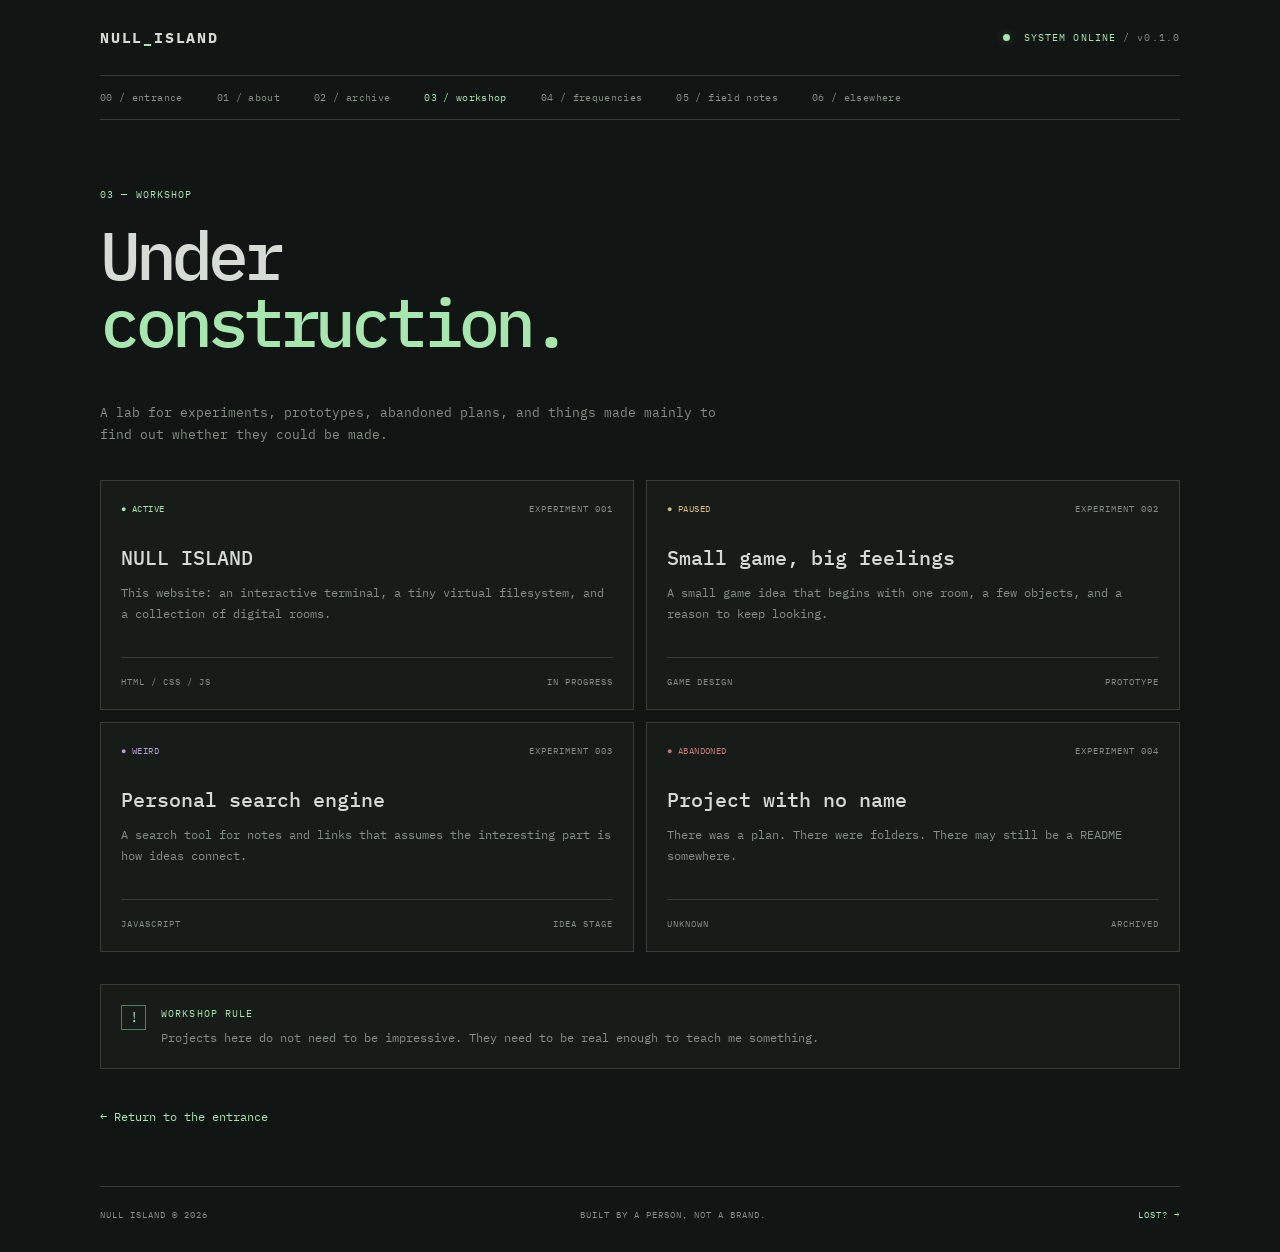
<file: workshop.html>
<!doctype html>
<html lang="en">
<head>
  <meta charset="utf-8">
  <meta name="viewport" content="width=device-width, initial-scale=1">
  <meta name="theme-color" content="#111514">
  <title>workshop — NULL ISLAND</title>
  <link rel="icon" href="favicon.svg" type="image/svg+xml">
  <link rel="stylesheet" href="css/style.css">
  <script src="js/site.js" defer></script>
</head>
<body data-page="workshop">
  <div class="site-shell">
    <header class="topbar">
      <a class="wordmark" href="index.html" aria-label="NULL ISLAND home">NULL<span>_</span>ISLAND</a>
      <div class="system-status"><span class="status-dot"></span> SYSTEM ONLINE <span class="muted">/ v0.1.0</span></div>
      <button class="menu-toggle" type="button" aria-expanded="false" aria-controls="site-nav">MENU <span>+</span></button>
    </header>
    <nav class="site-nav" id="site-nav" aria-label="Main navigation">
      <a href="index.html">00 / entrance</a>
      <a href="about.html">01 / about</a>
      <a href="archive.html">02 / archive</a>
      <a href="workshop.html">03 / workshop</a>
      <a href="frequencies.html">04 / frequencies</a>
      <a href="field-notes.html">05 / field notes</a>
      <a href="elsewhere.html">06 / elsewhere</a>
    </nav>
    <main>
      <section class="page-hero">
        <p class="eyebrow">03 — WORKSHOP</p>
        <h1>Under<br><span class="accent">construction.</span></h1>
      </section>

      <p class="page-intro">A lab for experiments, prototypes, abandoned plans, and things made mainly to find out whether they could be made.</p>
      <section class="project-grid">
        <article class="project-card"><div class="project-top"><span class="project-status status-active">● ACTIVE</span><span>EXPERIMENT 001</span></div><h2>NULL ISLAND</h2><p>This website: an interactive terminal, a tiny virtual filesystem, and a collection of digital rooms.</p><div class="project-bottom"><span>HTML / CSS / JS</span><span>IN PROGRESS</span></div></article>
        <article class="project-card"><div class="project-top"><span class="project-status status-paused">● PAUSED</span><span>EXPERIMENT 002</span></div><h2>Small game, big feelings</h2><p>A small game idea that begins with one room, a few objects, and a reason to keep looking.</p><div class="project-bottom"><span>GAME DESIGN</span><span>PROTOTYPE</span></div></article>
        <article class="project-card"><div class="project-top"><span class="project-status status-weird">● WEIRD</span><span>EXPERIMENT 003</span></div><h2>Personal search engine</h2><p>A search tool for notes and links that assumes the interesting part is how ideas connect.</p><div class="project-bottom"><span>JAVASCRIPT</span><span>IDEA STAGE</span></div></article>
        <article class="project-card"><div class="project-top"><span class="project-status status-abandoned">● ABANDONED</span><span>EXPERIMENT 004</span></div><h2>Project with no name</h2><p>There was a plan. There were folders. There may still be a README somewhere.</p><div class="project-bottom"><span>UNKNOWN</span><span>ARCHIVED</span></div></article>
      </section>
      <section class="notice panel"><span class="notice-mark">!</span><div><p class="eyebrow">WORKSHOP RULE</p><p>Projects here do not need to be impressive. They need to be real enough to teach me something.</p></div></section>
      <p class="back-link"><a href="index.html">← Return to the entrance</a></p>

    </main>
    <footer class="site-footer">
      <span>NULL ISLAND © <span data-year></span></span>
      <span>BUILT BY A PERSON, NOT A BRAND.</span>
      <a href="lost.html">LOST? →</a>
    </footer>
  </div>
</body>
</html>
</file>
<file: css/style.css>
@import url('https://fonts.googleapis.com/css2?family=IBM+Plex+Mono:wght@400;500;600;700&family=Newsreader:opsz,wght@6..72,400;6..72,500&display=swap');

:root {
  color-scheme: dark;
  --bg: #111514;
  --panel: #171c19;
  --panel-2: #202622;
  --line: #343d36;
  --text: #d5dcd6;
  --muted: #858f88;
  --green: #a8e6b0;
  --green-dim: #527d5a;
  --amber: #d9bd84;
  --red: #c87979;
  --mono: "IBM Plex Mono", "SFMono-Regular", Consolas, monospace;
  --serif: "Newsreader", Georgia, serif;
  --max: 1080px;
}
* { box-sizing: border-box; }
html { background: var(--bg); scroll-behavior: smooth; }
body { margin: 0; background: var(--bg); color: var(--text); font-family: var(--mono); font-size: 14px; line-height: 1.7; }
a { color: inherit; text-decoration: none; }
a:hover { color: var(--green); }
button, input { font: inherit; }
button:focus-visible, input:focus-visible, a:focus-visible { outline: 2px solid var(--green); outline-offset: 4px; }
::selection { background: var(--green); color: var(--bg); }
.site-shell { max-width: var(--max); width: calc(100% - 48px); margin: 0 auto; }
.topbar { min-height: 76px; display: flex; align-items: center; justify-content: space-between; gap: 20px; border-bottom: 1px solid var(--line); }
.wordmark { font-weight: 700; letter-spacing: .12em; font-size: 15px; white-space: nowrap; }
.wordmark span { color: var(--green); }
.system-status, .micro-label, .eyebrow, .window-label, .terminal-foot, .site-footer, .entry-meta, .project-top, .project-bottom, .directory-domain { font-size: 10px; letter-spacing: .11em; }
.system-status { color: var(--green); }
.status-dot { display: inline-block; width: 7px; height: 7px; border-radius: 50%; background: var(--green); margin-right: 7px; box-shadow: 0 0 12px #a8e6b055; }
.muted, .quiet-copy { color: var(--muted); }
.menu-toggle { display: none; border: 1px solid var(--line); color: var(--text); background: transparent; padding: 7px 10px; cursor: pointer; }
.menu-toggle span { color: var(--green); }
.site-nav { display: flex; gap: 0; flex-wrap: wrap; border-bottom: 1px solid var(--line); }
.site-nav a { color: var(--muted); font-size: 10px; padding: 13px 14px 13px 0; margin-right: 20px; letter-spacing: .035em; }
.site-nav a:hover, .site-nav a.active { color: var(--green); }
main { padding: 0 0 58px; }
.hero { padding: 74px 0 44px; max-width: 700px; }
.eyebrow { color: var(--green); margin: 0 0 18px; }
h1, h2, h3, p { margin-top: 0; }
h1 { font-size: clamp(42px, 8vw, 82px); letter-spacing: -.075em; line-height: .99; font-weight: 500; margin: 0 0 22px; }
.accent { color: var(--green); }
.lede { font-family: var(--serif); font-size: clamp(21px, 3vw, 28px); line-height: 1.25; margin-bottom: 12px; }
.quiet-copy, .page-intro { max-width: 600px; font-size: 13px; }
.page-hero { padding: 66px 0 24px; }
.page-hero h1 { font-size: clamp(40px, 7vw, 68px); }
.page-intro { margin: 0 0 34px; color: var(--muted); max-width: 650px; }
.panel { border: 1px solid var(--line); background: var(--panel); }
.terminal-window { margin: 0 0 56px; }
.window-bar { display: flex; align-items: center; gap: 12px; padding: 11px 14px; border-bottom: 1px solid var(--line); background: #1b211d; min-height: 43px; }
.window-lights { display: flex; gap: 5px; }
.window-lights i { display: block; width: 7px; height: 7px; border: 1px solid #647068; border-radius: 50%; }
.window-bar h2 { font-size: 11px; font-weight: 500; margin: 0; color: var(--text); }
.window-label { margin-left: auto; color: var(--muted); }
.terminal-output { padding: 18px 20px 10px; min-height: 132px; max-height: 330px; overflow-y: auto; }
.terminal-line { margin: 0 0 5px; overflow-wrap: anywhere; white-space: pre-wrap; }
.terminal-line code { color: var(--green); }
.terminal-form { display: flex; align-items: center; gap: 10px; padding: 12px 20px; border-top: 1px solid var(--line); }
.prompt { color: var(--green); white-space: nowrap; font-size: 12px; }
.terminal-form input { flex: 1; min-width: 0; color: var(--text); background: transparent; border: 0; outline: 0; padding: 3px 0; }
.terminal-form input:focus-visible { outline: none; }
.terminal-form:focus-within { box-shadow: inset 0 0 0 1px var(--green-dim); }
.terminal-submit { color: var(--green); background: transparent; border: 1px solid var(--line); padding: 5px 8px; cursor: pointer; font-size: 10px; }
.terminal-submit:hover { border-color: var(--green); }
.terminal-foot { color: var(--muted); display: flex; justify-content: space-between; padding: 9px 20px; border-top: 1px solid var(--line); font-size: 9px; }
.section-block { margin: 0 0 52px; }
.section-heading { display: flex; align-items: center; justify-content: space-between; border-bottom: 1px solid var(--line); margin-bottom: 16px; }
.section-heading .eyebrow { margin-bottom: 12px; }
.micro-label { color: var(--muted); }
.location-grid { display: grid; grid-template-columns: repeat(2, minmax(0, 1fr)); gap: 10px; }
.location-card { position: relative; display: flex; flex-direction: column; min-height: 145px; padding: 17px 18px; border: 1px solid var(--line); background: var(--panel); transition: border-color .18s, transform .18s; }
.location-card:hover { border-color: var(--green-dim); transform: translateY(-2px); }
.card-index { color: var(--green); font-size: 10px; }
.card-title { font-size: 17px; margin: 13px 0 4px; }
.card-desc { font-size: 11px; color: var(--muted); max-width: 300px; }
.card-arrow { position: absolute; right: 17px; top: 15px; color: var(--muted); }
.notice { display: flex; gap: 15px; padding: 20px; margin: 32px 0; }
.notice-mark { display: grid; place-items: center; width: 25px; height: 25px; flex: 0 0 25px; border: 1px solid var(--green-dim); color: var(--green); }
.notice .eyebrow { margin: 0 0 6px; }
.notice p:last-child { margin: 0; color: var(--muted); font-size: 12px; }
.site-footer { display: flex; justify-content: space-between; gap: 16px; border-top: 1px solid var(--line); padding: 20px 0 30px; color: var(--muted); font-size: 9px; }
.site-footer a { color: var(--green); }
.prose-panel { max-width: 760px; padding: clamp(22px, 4vw, 42px); margin-bottom: 40px; }
.prose-panel p:not(.eyebrow):not(.lede) { max-width: 650px; color: #b1bbb3; }
.tag-cloud { display: flex; flex-wrap: wrap; gap: 8px; }
.tag-cloud span, .entry-tags span { border: 1px solid var(--line); color: var(--muted); padding: 5px 9px; font-size: 10px; }
.list-rows > div { display: flex; gap: 18px; align-items: baseline; border-bottom: 1px solid var(--line); padding: 13px 0; }
.list-rows p { margin: 0; }
.row-no { color: var(--green); font-size: 10px; min-width: 24px; }
.filter-row { display: flex; gap: 14px; align-items: center; margin: 0 0 20px; border-bottom: 1px solid var(--line); padding: 0 0 13px; }
.filter-row label { color: var(--green); font-size: 10px; letter-spacing: .08em; white-space: nowrap; }
.filter-row input { width: 100%; color: var(--text); background: transparent; border: 0; outline: 0; padding: 7px 0; }
.archive-entry, .journal-entry { padding: 24px 0; border-bottom: 1px solid var(--line); }
.entry-meta { display: flex; justify-content: space-between; gap: 14px; color: var(--muted); font-size: 9px; }
.archive-entry h2, .journal-entry h2 { font-size: clamp(20px, 3vw, 27px); font-weight: 500; letter-spacing: -.04em; margin: 14px 0 7px; }
.archive-entry p, .journal-entry p { max-width: 690px; color: var(--muted); font-size: 12px; }
.entry-tags { display: flex; gap: 6px; flex-wrap: wrap; }
.entry-tags span { padding: 3px 7px; font-size: 9px; }
.empty-state { color: var(--muted); padding: 20px 0; }
.project-grid { display: grid; grid-template-columns: repeat(2, minmax(0, 1fr)); gap: 12px; }
.project-card { border: 1px solid var(--line); padding: 20px; background: var(--panel); min-height: 230px; display: flex; flex-direction: column; }
.project-top, .project-bottom { display: flex; justify-content: space-between; gap: 8px; color: var(--muted); font-size: 9px; }
.project-status { letter-spacing: .04em; }
.status-active { color: var(--green); }
.status-paused { color: var(--amber); }
.status-weird { color: #b5a0d9; }
.status-abandoned { color: var(--red); }
.project-card h2 { font-size: 20px; font-weight: 500; margin: 25px 0 8px; }
.project-card p { color: var(--muted); font-size: 12px; }
.project-bottom { margin-top: auto; padding-top: 16px; border-top: 1px solid var(--line); }
.music-console { margin-bottom: 40px; }
.console-body { display: flex; gap: 26px; align-items: center; padding: 25px; }
.console-body h2 { font-size: 23px; font-weight: 500; margin-bottom: 7px; }
.console-body p { font-size: 12px; }
.record-disc { display: grid; place-items: center; width: 130px; height: 130px; flex: 0 0 130px; border-radius: 50%; background: repeating-radial-gradient(circle, #252d28 0 3px, #151a17 4px 6px); border: 1px solid #465249; }
.record-disc span { width: 26px; height: 26px; border-radius: 50%; background: var(--green); box-shadow: 0 0 0 8px #202922; }
.text-link { color: var(--green); text-decoration: underline; text-underline-offset: 4px; }
.music-list > div { align-items: flex-start; }
.music-list h3 { font-size: 14px; font-weight: 500; margin: 0 0 5px; }
.music-list p { color: var(--muted); font-size: 11px; margin: 0; }
.music-type { color: var(--muted); font-size: 9px; margin-left: auto; white-space: nowrap; }
.link-directory { border-top: 1px solid var(--line); }
.link-directory > a { display: flex; align-items: center; gap: 15px; padding: 18px 4px; border-bottom: 1px solid var(--line); }
.directory-icon { color: var(--green); font-size: 18px; }
.link-directory strong, .link-directory small { display: block; }
.link-directory strong { font-size: 13px; font-weight: 500; }
.link-directory small { color: var(--muted); font-size: 11px; margin-top: 3px; }
.directory-domain { color: var(--muted); margin-left: auto; white-space: nowrap; font-size: 9px; }
.button-row { display: flex; align-items: center; flex-wrap: wrap; gap: 18px; margin-top: 25px; }
.button-link { border: 1px solid var(--green-dim); padding: 9px 12px; color: var(--green); }
.back-link { margin: 38px 0 0; color: var(--muted); font-size: 12px; }
.back-link a { color: var(--green); }
.log-list { padding: 20px; background: #0d100f; border: 1px solid var(--line); font-size: 12px; }
.log-list p { display: flex; gap: 13px; margin: 0; padding: 8px 0; border-bottom: 1px dashed #28302a; overflow-wrap: anywhere; }
.log-list p:last-child { border: 0; }
.log-list time { color: var(--muted); }
.log-info { color: var(--green); }
.log-warn { color: var(--amber); }
[hidden] { display: none !important; }
@media (max-width: 700px) {
  .site-shell { width: calc(100% - 30px); }
  .topbar { min-height: 66px; }
  .system-status { display: none; }
  .menu-toggle { display: block; }
  .site-nav { display: none; flex-direction: column; padding: 7px 0; }
  .site-nav.is-open { display: flex; }
  .site-nav a { padding: 8px 0; margin: 0; }
  .hero { padding-top: 56px; }
  .page-hero { padding-top: 50px; }
  .location-grid, .project-grid { grid-template-columns: 1fr; }
  .terminal-form { flex-wrap: wrap; padding: 12px; gap: 8px; }
  .prompt { width: 100%; }
  .terminal-form input { min-width: 120px; }
  .terminal-foot { padding: 9px 12px; }
  .terminal-output { padding: 15px 12px 8px; }
  .site-footer { flex-wrap: wrap; }
  .console-body { align-items: flex-start; flex-direction: column; }
  .record-disc { width: 90px; height: 90px; flex-basis: 90px; }
  .directory-domain { display: none; }
  .filter-row { align-items: flex-start; flex-direction: column; gap: 5px; }
  .music-type { display: none; }
}
@media (prefers-reduced-motion: reduce) {
  *, *::before, *::after { scroll-behavior: auto !important; transition-duration: .01ms !important; animation-duration: .01ms !important; animation-iteration-count: 1 !important; }
}
</file>
